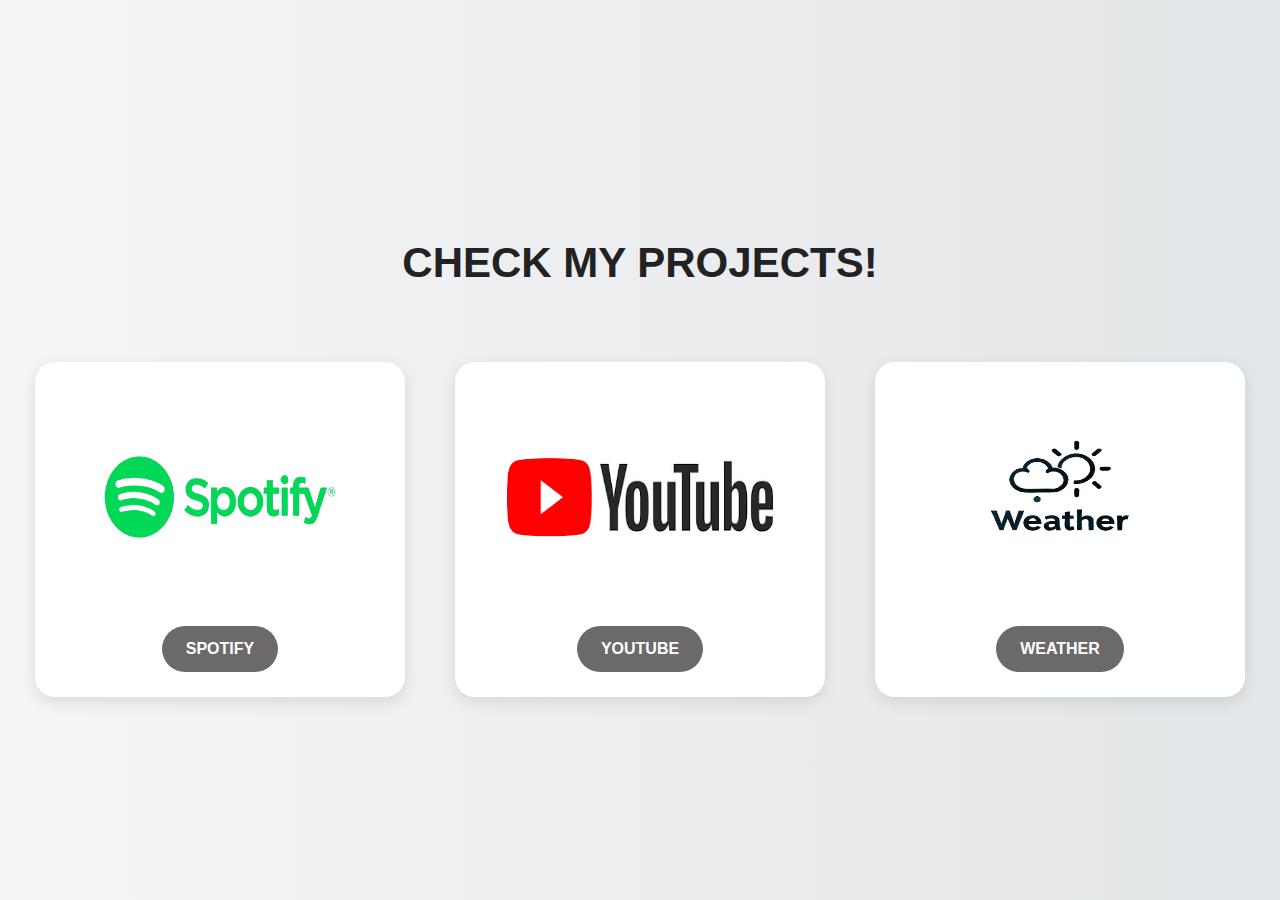
<file: personalProjects.html>
<!DOCTYPE html>
<html lang="en">
<head>
    <meta charset="UTF-8">
    <meta http-equiv="X-UA-Compatible" content="IE=edge">
    <meta name="viewport" content="width=device-width, initial-scale=1.0">
    <link rel="stylesheet" href="Projects.css">
    <link rel="icon" href="myLogo.png" type="image/x-icon">
    <title>Personal Projects</title>
</head>
<body>
    <h1 class="header">CHECK MY PROJECTS!</h1>
    <div class="demos">
        <div class="element">
            <img src="img/spotify.png" alt="spotifyImg">
            <a target="_blank" href="spotify/spotify.html">SPOTIFY</a>
        </div>
        <div class="element">
            <img src="img/youtube.jpg" alt="youtubeImg">
            <a target="_blank" href="youtube/youtube.html">YOUTUBE</a>
        </div>
       <div class="element meteo">
            <img src="img/weather.png" alt="weatherImg">
            <a target="_blank" href="meteo_web/index.html">WEATHER</a>
       </div>
    </div>
</body>
</html>
</file>
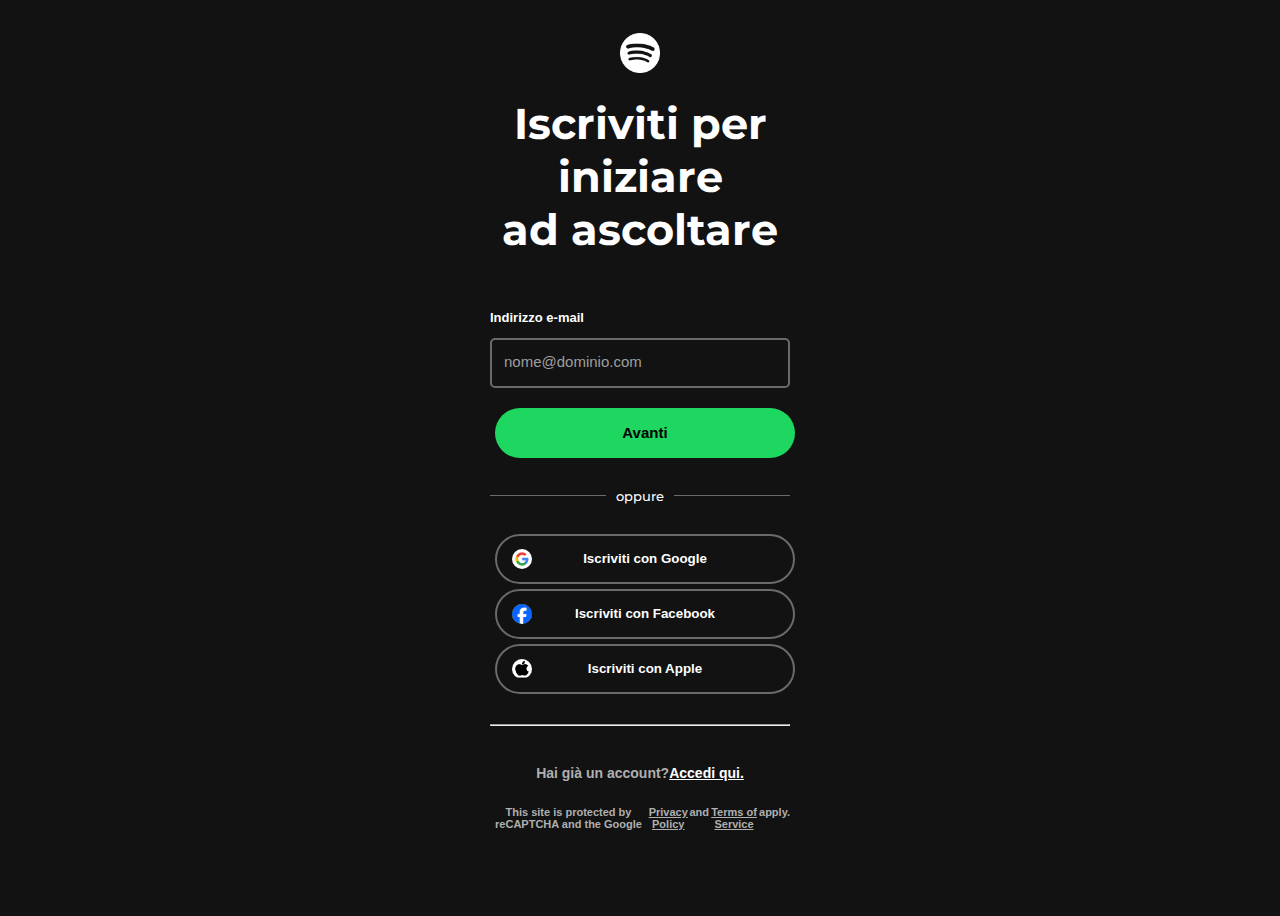
<file: spotify/spotify.html>
<!DOCTYPE html>
<html lang="en">
<head>
    <meta charset="UTF-8">
    <meta name="viewport" content="width=device-width, initial-scale=1.0">
    <link rel="stylesheet" href="spotify.css">
    <link rel="icon" href="myLogo.png" type="image/x-icon">
    <link href="https://fonts.googleapis.com/css2?family=Montserrat:wght@300;400;700&display=swap" rel="stylesheet">
    <title>Iscriti - Spotify</title>
</head>
<body>
 <div class="principale">


            <img  class="logo_princ"  src="img_spotify/spotify_primo.png" >

            <h1>Iscriviti per iniziare <br> ad ascoltare</h1>

            <p>Indirizzo e-mail</p>

            <input id="mail"  type="text" placeholder="nome@dominio.com">

            <button class="avanti">Avanti</button>

            <div class="linea_con_testo">
                <span>oppure</span>
            </div>

            <button class="google">
                <img src="img_spotify/google_body.png" >
                Iscriviti con Google
            </button>
            <button class="facebook">
                <img src="img_spotify/facebook_body.png" >
                Iscriviti con Facebook
            </button>
            <button class="apple">
                <img src="img_spotify/apple_body.jpg" >
                Iscriviti con Apple
            </button>

            <hr class="linea_sotto">
       
            <p class="hai_account">Hai già un account? <span class="accedi">Accedi qui.</span></p>
            <p class="policy">This site is protected by reCAPTCHA and the Google<span class="privacy">Privacy Policy</span> and <span class="privacy">Terms of Service</span> apply.</p>
</div>

</body>
</html>
</file>
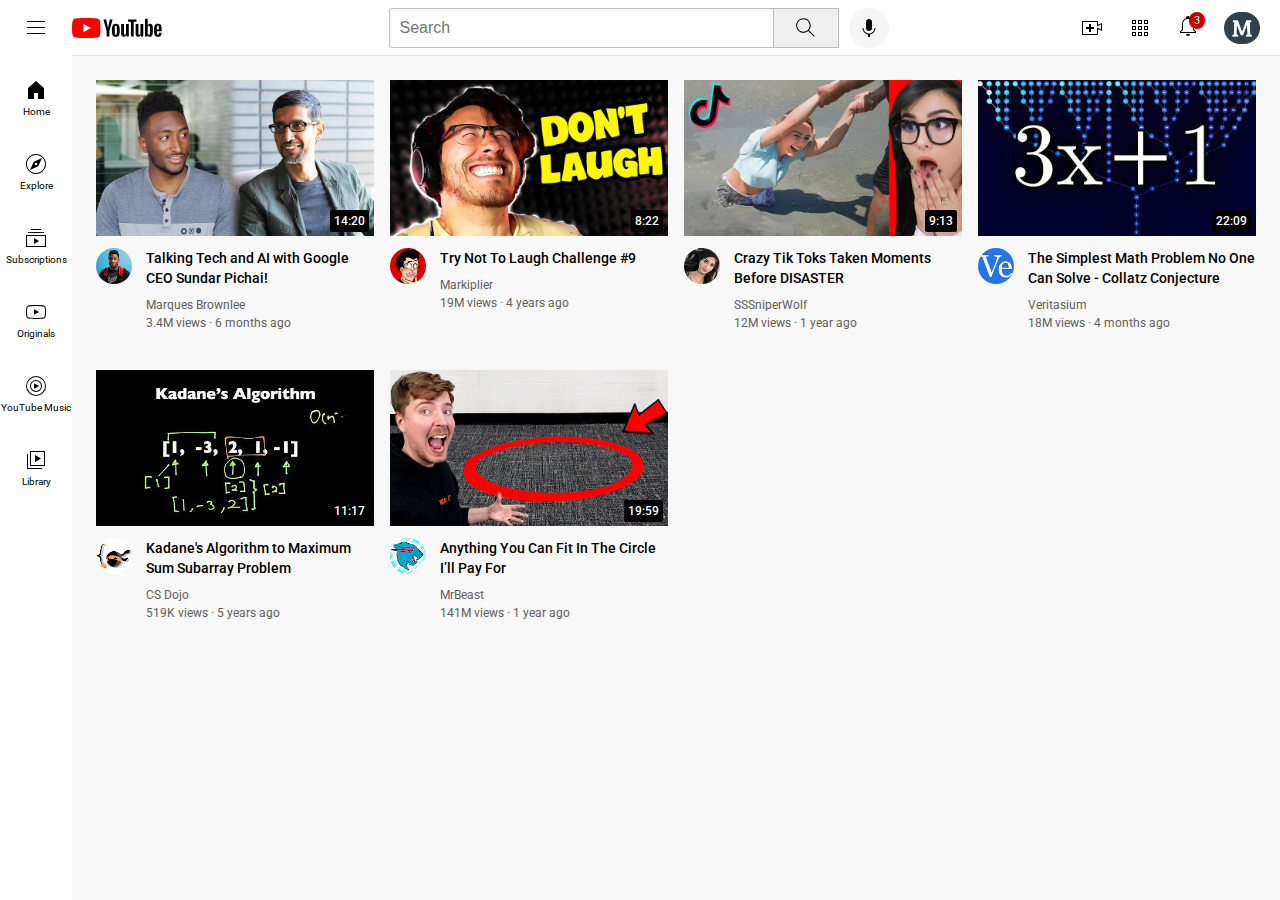
<file: youtube/youtube.html>
<!DOCTYPE html>
<html>
  <head>
    <title>YouTube.com Clone</title>

    <link rel="preconnect" href="https://fonts.googleapis.com">
    <link rel="preconnect" href="https://fonts.gstatic.com" crossorigin>
    <link href="https://fonts.googleapis.com/css2?family=Roboto:wght@400;500;700&display=swap" rel="stylesheet">
    <link rel="icon" href="myLogo.png" type="image/x-icon">
    <link rel="stylesheet" href="styles/general.css">
    <link rel="stylesheet" href="styles/header.css">
    <link rel="stylesheet" href="styles/video.css">
    <link rel="stylesheet" href="styles/sidebar.css">
  </head>
  <body>
    <header class="header">
      <div class="left-section">
        <img class="hamburger-menu" src="icons/hamburger-menu.svg">
        <img class="youtube-logo" src="icons/youtube-logo.svg">
      </div>
      <div class="middle-section">
        <input class="search-bar" type="text" placeholder="Search">
        <button class="search-button">
          <img class="search-icon" src="icons/search.svg">
          <div class="tooltip">Search</div>
        </button>
        <!-- Put position absolute inside position relative -->
        <button class="voice-search-button">
          <img class="voice-search-icon" src="icons/voice-search-icon.svg">
          <div class="tooltip">Search with your voice</div>
        </button>
      </div>
      <div class="right-section">
        <div class="upload-icon-container">
          <img class="upload-icon" src="icons/upload.svg">
          <div class="tooltip">Create</div>
        </div>
        <img class="youtube-apps-icon" src="icons/youtube-apps.svg">
        <div class="notifications-icon-container">
          <img class="notifications-icon" src="icons/notifications.svg">
          <div class="notifications-count">3</div>
        </div>
        <img class="current-user-picture" src="myLogo.png">
      </div>
    </header>

    <nav class="sidebar">
      <div class="sidebar-link">
        <img src="icons/home.svg">
        <div>Home</div>
      </div>
      <div class="sidebar-link">
        <img src="icons/explore.svg">
        <div>Explore</div>
      </div>
      <div class="sidebar-link">
        <img src="icons/subscriptions.svg">
        <div>Subscriptions</div>
      </div>
      <div class="sidebar-link">
        <img src="icons/originals.svg">
        <div>Originals</div>
      </div>
      <div class="sidebar-link">
        <img src="icons/youtube-music.svg">
        <div>YouTube Music</div>
      </div>
      <div class="sidebar-link">
        <img src="icons/library.svg">
        <div>Library</div>
      </div>
    </nav>

    <main>
      <section class="video-grid">
        <div class="video-preview">
          <div class="thumbnail-row">
            <img class="thumbnail" src="thumbnails/thumbnail-1.webp">
            <div class="video-time">14:20</div>
          </div>
          <div class="video-info-grid">
            <div class="channel-picture">
              <img class="profile-picture" src="channel-pictures/channel-1.jpeg">
            </div>
            <div class="video-info">
              <p class="video-title">
                Talking Tech and AI with Google CEO Sundar Pichai!
              </p>
              <p class="video-author">
                Marques Brownlee
              </p>
              <p class="video-stats">
                3.4M views &#183; 6 months ago
              </p>
            </div>
          </div>
        </div>

        <div class="video-preview">
          <div class="thumbnail-row">
            <img class="thumbnail" src="thumbnails/thumbnail-2.webp">
            <div class="video-time">8:22</div>
          </div>
          <div class="video-info-grid">
            <div class="channel-picture">
              <img class="profile-picture" src="channel-pictures/channel-2.jpeg">
            </div>
            <div class="video-info">
              <p class="video-title">
                Try Not To Laugh Challenge #9
              </p>
              <p class="video-author">
                Markiplier
              </p>
              <p class="video-stats">
                19M views &#183; 4 years ago
              </p>
            </div>
          </div>
        </div>

        <div class="video-preview">
          <div class="thumbnail-row">
            <img class="thumbnail" src="thumbnails/thumbnail-3.webp">
            <div class="video-time">9:13</div>
          </div>
          <div class="video-info-grid">
            <div class="channel-picture">
              <img class="profile-picture" src="channel-pictures/channel-3.jpeg">
            </div>
            <div class="video-info">
              <p class="video-title">
                Crazy Tik Toks Taken Moments Before DISASTER
              </p>
              <p class="video-author">
                SSSniperWolf
              </p>
              <p class="video-stats">
                12M views &#183; 1 year ago
              </p>
            </div>
          </div>
        </div>

        <div class="video-preview">
          <div class="thumbnail-row">
            <img class="thumbnail" src="thumbnails/thumbnail-4.webp">
            <div class="video-time">22:09</div>
          </div>
          <div class="video-info-grid">
            <div class="channel-picture">
              <img class="profile-picture" src="channel-pictures/channel-4.jpeg">
            </div>
            <div class="video-info">
              <p class="video-title">
                The Simplest Math Problem No One Can Solve - Collatz Conjecture
              </p>
              <p class="video-author">
                Veritasium
              </p>
              <p class="video-stats">
                18M views &#183; 4 months ago
              </p>
            </div>
          </div>
        </div>

        <div class="video-preview">
          <div class="thumbnail-row">
            <img class="thumbnail" src="thumbnails/thumbnail-5.webp">
            <div class="video-time">11:17</div>
          </div>
          <div class="video-info-grid">
            <div class="channel-picture">
              <img class="profile-picture" src="channel-pictures/channel-5.jpeg">
            </div>
            <div class="video-info">
              <p class="video-title">
                Kadane's Algorithm to Maximum Sum Subarray Problem
              </p>
              <p class="video-author">
                CS Dojo
              </p>
              <p class="video-stats">
                519K views &#183; 5 years ago
              </p>
            </div>
          </div>
        </div>

        <div class="video-preview">
          <div class="thumbnail-row">
            <img class="thumbnail" src="thumbnails/thumbnail-6.webp">
            <div class="video-time">19:59</div>
          </div>
          <div class="video-info-grid">
            <div class="channel-picture">
              <img class="profile-picture" src="channel-pictures/channel-6.jpeg">
            </div>
            <div class="video-info">
              <p class="video-title">
                Anything You Can Fit In The Circle I’ll Pay For
              </p>
              <p class="video-author">
                MrBeast
              </p>
              <p class="video-stats">
                141M views &#183; 1 year ago
              </p>
            </div>
          </div>
        </div>
      </section>
    </main>
  </body>
</html>
</file>
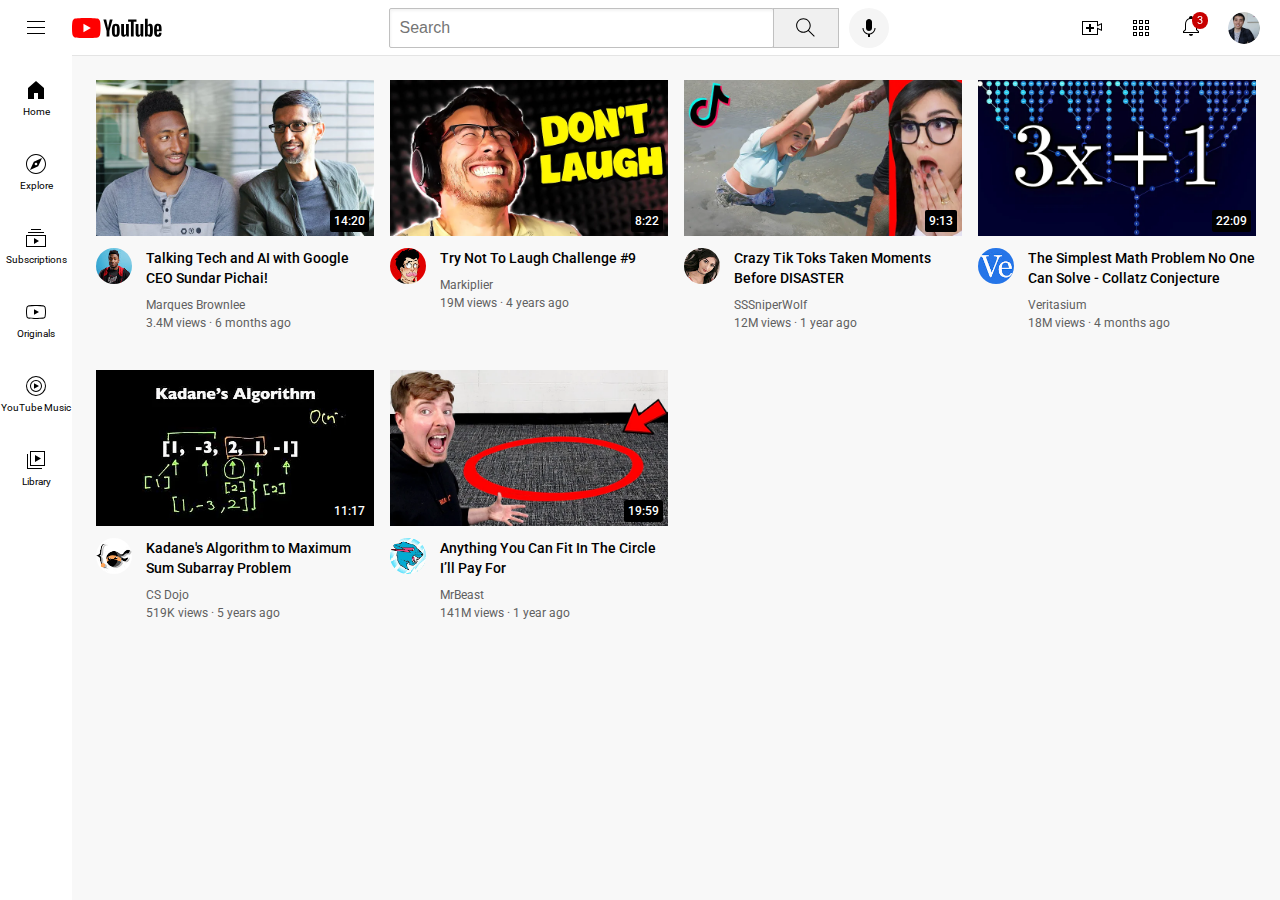
<file: meteo_web/youtube/youtube.html>
<!DOCTYPE html>
<html>
  <head>
    <title>YouTube.com Clone</title>

    <link rel="preconnect" href="https://fonts.googleapis.com">
    <link rel="preconnect" href="https://fonts.gstatic.com" crossorigin>
    <link href="https://fonts.googleapis.com/css2?family=Roboto:wght@400;500;700&display=swap" rel="stylesheet">

    <link rel="stylesheet" href="styles/general.css">
    <link rel="stylesheet" href="styles/header.css">
    <link rel="stylesheet" href="styles/video.css">
    <link rel="stylesheet" href="styles/sidebar.css">
  </head>
  <body>
    <header class="header">
      <div class="left-section">
        <img class="hamburger-menu" src="icons/hamburger-menu.svg">
        <img class="youtube-logo" src="icons/youtube-logo.svg">
      </div>
      <div class="middle-section">
        <input class="search-bar" type="text" placeholder="Search">
        <button class="search-button">
          <img class="search-icon" src="icons/search.svg">
          <div class="tooltip">Search</div>
        </button>
        <!-- Put position absolute inside position relative -->
        <button class="voice-search-button">
          <img class="voice-search-icon" src="icons/voice-search-icon.svg">
          <div class="tooltip">Search with your voice</div>
        </button>
      </div>
      <div class="right-section">
        <div class="upload-icon-container">
          <img class="upload-icon" src="icons/upload.svg">
          <div class="tooltip">Create</div>
        </div>
        <img class="youtube-apps-icon" src="icons/youtube-apps.svg">
        <div class="notifications-icon-container">
          <img class="notifications-icon" src="icons/notifications.svg">
          <div class="notifications-count">3</div>
        </div>
        <img class="current-user-picture" src="channel-pictures/my-channel.jpeg">
      </div>
    </header>

    <nav class="sidebar">
      <div class="sidebar-link">
        <img src="icons/home.svg">
        <div>Home</div>
      </div>
      <div class="sidebar-link">
        <img src="icons/explore.svg">
        <div>Explore</div>
      </div>
      <div class="sidebar-link">
        <img src="icons/subscriptions.svg">
        <div>Subscriptions</div>
      </div>
      <div class="sidebar-link">
        <img src="icons/originals.svg">
        <div>Originals</div>
      </div>
      <div class="sidebar-link">
        <img src="icons/youtube-music.svg">
        <div>YouTube Music</div>
      </div>
      <div class="sidebar-link">
        <img src="icons/library.svg">
        <div>Library</div>
      </div>
    </nav>

    <main>
      <section class="video-grid">
        <div class="video-preview">
          <div class="thumbnail-row">
            <img class="thumbnail" src="thumbnails/thumbnail-1.webp">
            <div class="video-time">14:20</div>
          </div>
          <div class="video-info-grid">
            <div class="channel-picture">
              <img class="profile-picture" src="channel-pictures/channel-1.jpeg">
            </div>
            <div class="video-info">
              <p class="video-title">
                Talking Tech and AI with Google CEO Sundar Pichai!
              </p>
              <p class="video-author">
                Marques Brownlee
              </p>
              <p class="video-stats">
                3.4M views &#183; 6 months ago
              </p>
            </div>
          </div>
        </div>

        <div class="video-preview">
          <div class="thumbnail-row">
            <img class="thumbnail" src="thumbnails/thumbnail-2.webp">
            <div class="video-time">8:22</div>
          </div>
          <div class="video-info-grid">
            <div class="channel-picture">
              <img class="profile-picture" src="channel-pictures/channel-2.jpeg">
            </div>
            <div class="video-info">
              <p class="video-title">
                Try Not To Laugh Challenge #9
              </p>
              <p class="video-author">
                Markiplier
              </p>
              <p class="video-stats">
                19M views &#183; 4 years ago
              </p>
            </div>
          </div>
        </div>

        <div class="video-preview">
          <div class="thumbnail-row">
            <img class="thumbnail" src="thumbnails/thumbnail-3.webp">
            <div class="video-time">9:13</div>
          </div>
          <div class="video-info-grid">
            <div class="channel-picture">
              <img class="profile-picture" src="channel-pictures/channel-3.jpeg">
            </div>
            <div class="video-info">
              <p class="video-title">
                Crazy Tik Toks Taken Moments Before DISASTER
              </p>
              <p class="video-author">
                SSSniperWolf
              </p>
              <p class="video-stats">
                12M views &#183; 1 year ago
              </p>
            </div>
          </div>
        </div>

        <div class="video-preview">
          <div class="thumbnail-row">
            <img class="thumbnail" src="thumbnails/thumbnail-4.webp">
            <div class="video-time">22:09</div>
          </div>
          <div class="video-info-grid">
            <div class="channel-picture">
              <img class="profile-picture" src="channel-pictures/channel-4.jpeg">
            </div>
            <div class="video-info">
              <p class="video-title">
                The Simplest Math Problem No One Can Solve - Collatz Conjecture
              </p>
              <p class="video-author">
                Veritasium
              </p>
              <p class="video-stats">
                18M views &#183; 4 months ago
              </p>
            </div>
          </div>
        </div>

        <div class="video-preview">
          <div class="thumbnail-row">
            <img class="thumbnail" src="thumbnails/thumbnail-5.webp">
            <div class="video-time">11:17</div>
          </div>
          <div class="video-info-grid">
            <div class="channel-picture">
              <img class="profile-picture" src="channel-pictures/channel-5.jpeg">
            </div>
            <div class="video-info">
              <p class="video-title">
                Kadane's Algorithm to Maximum Sum Subarray Problem
              </p>
              <p class="video-author">
                CS Dojo
              </p>
              <p class="video-stats">
                519K views &#183; 5 years ago
              </p>
            </div>
          </div>
        </div>

        <div class="video-preview">
          <div class="thumbnail-row">
            <img class="thumbnail" src="thumbnails/thumbnail-6.webp">
            <div class="video-time">19:59</div>
          </div>
          <div class="video-info-grid">
            <div class="channel-picture">
              <img class="profile-picture" src="channel-pictures/channel-6.jpeg">
            </div>
            <div class="video-info">
              <p class="video-title">
                Anything You Can Fit In The Circle I’ll Pay For
              </p>
              <p class="video-author">
                MrBeast
              </p>
              <p class="video-stats">
                141M views &#183; 1 year ago
              </p>
            </div>
          </div>
        </div>
      </section>
    </main>
  </body>
</html>
</file>
<file: Projects.css>
body {
    font-family: 'Poppins', sans-serif;
    background: linear-gradient(to right, #f5f5f5, #e3e6e8);
    color: #333;
    margin: 0;
    padding: 0;
    display: flex;
    flex-direction: column;
    justify-content: center;
    min-height: 100vh;
}
h1 {
    margin-top: 50px;
    margin-bottom: 60px;
    text-align: center;
    font-family: 'Montserrat', sans-serif;
    font-size: 42px;
    color: #222;
    font-weight: bold;
    text-transform: uppercase;
}
.container {
    max-width: 1100px;
    margin: auto;
    padding: 20px;
    display: flex;
    flex-direction: column;
    justify-content: center;
    align-items: center;
    min-height: 80vh;
}
.demos {
    display: flex;
    flex-wrap: wrap;
    justify-content: center;
    align-items: center;
    gap: 20px;
}
.element {
    background: #ffffff;
    padding: 25px;
    border-radius: 20px;
    box-shadow: 0 5px 15px rgba(0, 0, 0, 0.1);
    transition: all 0.3s ease-in-out;
    max-width: 320px;
    text-align: center;
    margin: 15px;
    overflow: hidden;
}

.element img {
    max-width: 100%;
    height: 220px;
    border-radius: 10px;
    transition: transform 0.3s ease-in-out;
}
.element:hover img {
    transform: scale(1.05);
}
.element:hover {
    transform: translateY(-10px);
    box-shadow: 0 10px 20px rgba(0, 0, 0, 0.2);
}
.demos a {
    display: inline-block;
    padding: 14px 24px;
    margin-top: 15px;
   background-color: #6b6969;
    color: white;
    text-decoration: none;
    border-radius: 30px;
    font-weight: bold;
    transition: all 0.3s ease-in-out;
}
.demos a:hover {
    transform: scale(1.3);
}
.meteo img{
    width: 270px;
}
/* Media Queries */
@media (max-width: 1024px) {
    .container {
        padding: 15px;
    }
    h1 {
        font-size: 38px;
    }
    .element {
        max-width: 270px;
    }
}
@media (max-width: 768px) {
    .demos {
        flex-direction: column;
        align-items: center;
    }
    .element {
        max-width: 90%;
    }
    h1 {
        font-size: 32px;
    }
}
@media (max-width: 480px) {
    h1 {
        font-size: 28px;
        margin-bottom: 50px;
    }
    .element {
        max-width: 100%;
        padding: 20px;
    }
    .demos a {
        padding: 12px 22px;
    }
}
</file>
<file: spotify/spotify.css>
body {
    background-color: rgb(18, 18, 18);
    display: flex;
    justify-content: center;
    align-items: center; /* Aggiungi questa linea per centrare anche verticalmente */
    text-align: center;
    height: 100vh;
}



.principale{
    padding-top: 32px  0px 24px;
    height: 100vh;
    width: 300px;
    font-family: 'Montserrat', sans-serif;
}

.logo_princ{
    height: 40px;
    padding-top: 20px;    
}
    
p{
    color: white;
    padding-top: 25px;
    font-weight: 700;
    font-family: sans-serif;
    font-size: 13px;
    display: flex;
    justify-content: flex-start;
}

h1{
    margin-top: 10px;
    color: white;
    font-weight: 700px;
    font-size: 43px;
}
.avanti{
    display: inline-block;
    width: 100%;
    background-color: #1ED760;
    color: rgb(0, 0, 0);
    border: none;
    border-radius: 40px;
    height: 50px;
    font-size: 15px;
    font-weight: bold;
    margin-bottom: 20px;
}

.avanti:hover{
    cursor: pointer;
}

input{
    width: 100%;
    border-width: 2px;
    height: 50px;
    border-color: rgba(188, 188, 188, 0.523);
    border-radius: 5px;
    border-style: solid;
    background-color: transparent;
    box-sizing: border-box;
    margin-bottom: 15px;
    color: white;
    
}


input::placeholder{
    padding-left: 10px;
    font-weight: 500;
    font-size: 15px;
    color: rgb(159, 159, 159);
}

#email:focus {
    border-color: #4CAF50; 
  }

.linea_con_testo {
    display: flex;
    align-items: center;
    text-align: center;
    margin: 20px;
    color: rgb(255, 255, 255);
    margin: 0;
    margin-bottom: 20px;
}

.linea_con_testo::before,
.linea_con_testo::after {
    content: "";
    flex: 1;
    border-bottom: 1px solid rgba(188, 188, 188, 0.523); 
  

}

.linea_con_testo span {
    font-size: 13px;
    font-weight:500 ;
    padding: 10px; 
}

button {
    border-color: rgba(188, 188, 188, 0.523);
    border-style: solid;
    width: 100%;
    display: flex;
    align-items: center; 
    justify-content: center;
    background-color: transparent;
    color: white;
    border-radius: 25px;
    font-weight: bold;
    height: 50px;
    margin: 5px;
    position: relative; 
    padding: 10px;
    font-weight: 800;
    border-width: 2px;
}

button img {
    width: 20px; 
    height: 20px;
    border-radius: 50%; 
    position: absolute;
    left: 15px; /* Sposta l'immagine a sinistra */
}

button span {
    flex: 1; 
    text-align: center;
}
 

.logo_princ{
    padding-top: 25px;
    padding-bottom: 10px;
}

button:hover{
    cursor: pointer;
    border-color: white;
}

button.avanti:hover{
    background-color: #61d188;

}

.linea_sotto{
    margin-top: 30px;
}

.hai_account{
    justify-content: center;
    font-size: 14px;
    color: rgb(175, 175, 175);
    margin-bottom: 0;
}

.accedi{
    color: white;
   text-decoration: underline;
}

.policy{
    font-size: 11px;
   justify-content: center;
    color: rgb(175, 175, 175) ;
    margin-top: 0;
    padding-bottom: 30px;
    display: flex;
}

.privacy, .terms{
    text-decoration: underline;
}

span{
    margin: 0;
}

.hai_account, .privacy:hover{
    cursor: pointer;
}
</file>
<file: youtube/styles/general.css>
p {
  margin-top: 0;
  margin-bottom: 0;
}

body {
  /* This style below will be inherited */
  font-family: Roboto, Arial;
  margin: 0;
  padding-top: 80px;
  padding-left: 96px;
  padding-right: 24px;
  background-color: rgb(248, 248, 248);
}
</file>
<file: youtube/styles/header.css>
.header {
  height: 55px;

  display: flex;
  flex-direction: row;
  justify-content: space-between;

  position: fixed;
  top: 0;
  left: 0;
  right: 0;
  z-index: 100;

  background-color: white;
  border-bottom-width: 1px;
  border-bottom-style: solid;
  border-bottom-color: rgb(228, 228, 228);
}

.left-section {
  display: flex;
  align-items: center;
}

.hamburger-menu {
  height: 24px;
  margin-left: 24px;
  margin-right: 24px;
}

.youtube-logo {
  height: 20px;
}

.middle-section {
  flex: 1;
  margin-left: 70px;
  margin-right: 35px;
  max-width: 500px;
  display: flex;
  align-items: center;
}

.search-bar {
  flex: 1;
  height: 36px;
  padding-left: 10px;
  font-size: 16px;
  border: 1px solid rgb(192, 192, 192);
  border-radius: 2px;
  box-shadow: inset 1px 2px 3px rgba(0, 0, 0, 0.05);
  width: 0;
}

.search-bar::placeholder {
  font-size: 16px;
}

.search-button {
  height: 40px;
  width: 66px;
  background-color: rgb(240, 240, 240);
  border-width: 1px;
  border-style: solid;
  border-color: rgb(192, 192, 192);
  margin-left: -1px;
  margin-right: 10px;
}

.search-button,
.voice-search-button,
.upload-icon-container {
  display: flex;
  justify-content: center;
  align-items: center;
  position: relative;
}

.search-button .tooltip,
.voice-search-button .tooltip,
.upload-icon-container .tooltip {
  position: absolute;
  background-color: gray;
  color: white;
  padding-top: 4px;
  padding-bottom: 4px;
  padding-left: 8px;
  padding-right: 8px;
  border-radius: 2px;
  font-size: 12px;
  bottom: -30px;
  opacity: 0;
  transition: opacity 0.15s;
  pointer-events: none;
  white-space: nowrap;
}

.search-button:hover .tooltip,
.voice-search-button:hover .tooltip,
.upload-icon-container:hover .tooltip {
  opacity: 1;
}

.search-icon {
  height: 25px;
}

.voice-search-button {
  height: 40px;
  width: 40px;
  border-radius: 20px;
  border: none;
  background-color: rgb(245, 245, 245);
}

.voice-search-icon {
  height: 24px;
}

.right-section {
  width: 180px;
  margin-right: 20px;
  display: flex;
  align-items: center;
  justify-content: space-between;
  flex-shrink: 0;
}

.upload-icon {
  height: 24px;
}

.youtube-apps-icon {
  height: 24px;
}

.notifications-icon {
  height: 24px;
}

.notifications-icon-container {
  position: relative;
}

.notifications-count {
  position: absolute;
  top: -2px;
  right: -5px;
  background-color: rgb(200, 0, 0);
  color: white;
  font-size: 11px;
  padding-left: 5px;
  padding-right: 5px;
  padding-top: 2px;
  padding-bottom: 2px;
  border-radius: 10px;
}

.current-user-picture {
  height: 32px;
  border-radius: 16px;
}
</file>
<file: youtube/styles/video.css>
.thumbnail {
  width: 100%;
}

.video-title {
  margin-top: 0;
  font-size: 14px;
  font-weight: 500;
  line-height: 20px;
  margin-bottom: 10px;
}

.video-info-grid {
  display: grid;
  grid-template-columns: 50px 1fr;
}

.profile-picture {
  width: 36px;
  border-radius: 50px;
}

.thumbnail-row {
  margin-bottom: 8px;
  position: relative;
}

.video-author,
.video-stats {
  font-size: 12px;
  color: rgb(96, 96, 96);
}

.video-author {
  margin-bottom: 4px;
}

.video-grid {
  display: grid;
  grid-template-columns: 1fr 1fr 1fr;
  column-gap: 16px;
  row-gap: 40px;
}

@media (max-width: 750px) {
  .video-grid {
    grid-template-columns: 1fr 1fr;
  }
}

@media (min-width: 751px) and (max-width: 999px) {
  .video-grid {
    grid-template-columns: 1fr 1fr 1fr;
  }
}

@media (min-width: 1000px) {
  .video-grid {
    grid-template-columns: 1fr 1fr 1fr 1fr;
  }
}

.video-time {
  font-size: 12px;
  font-weight: 500;
  padding: 4px;
  border-radius: 2px;
  background-color: black;
  color: white;
  position: absolute;
  bottom: 8px;
  right: 5px;
}
</file>
<file: youtube/styles/sidebar.css>
.sidebar {
  position: fixed;
  left: 0;
  bottom: 0;
  top: 55px;
  background-color: white;
  width: 72px;
  z-index: 200;
  padding-top: 5px;
}

.sidebar-link {
  height: 74px;
  display: flex;
  justify-content: center;
  align-items: center;
  flex-direction: column;
  cursor: pointer;
}

.sidebar-link:hover {
  background-color: rgb(235, 235, 235);
}

.sidebar-link img {
  height: 24px;
  margin-bottom: 4px;
}

.sidebar-link div {
  font-size: 10px;
}
</file>
<file: meteo_web/youtube/styles/general.css>
p {
  margin-top: 0;
  margin-bottom: 0;
}

body {
  /* This style below will be inherited */
  font-family: Roboto, Arial;
  margin: 0;
  padding-top: 80px;
  padding-left: 96px;
  padding-right: 24px;
  background-color: rgb(248, 248, 248);
}
</file>
<file: meteo_web/youtube/styles/header.css>
.header {
  height: 55px;

  display: flex;
  flex-direction: row;
  justify-content: space-between;

  position: fixed;
  top: 0;
  left: 0;
  right: 0;
  z-index: 100;

  background-color: white;
  border-bottom-width: 1px;
  border-bottom-style: solid;
  border-bottom-color: rgb(228, 228, 228);
}

.left-section {
  display: flex;
  align-items: center;
}

.hamburger-menu {
  height: 24px;
  margin-left: 24px;
  margin-right: 24px;
}

.youtube-logo {
  height: 20px;
}

.middle-section {
  flex: 1;
  margin-left: 70px;
  margin-right: 35px;
  max-width: 500px;
  display: flex;
  align-items: center;
}

.search-bar {
  flex: 1;
  height: 36px;
  padding-left: 10px;
  font-size: 16px;
  border: 1px solid rgb(192, 192, 192);
  border-radius: 2px;
  box-shadow: inset 1px 2px 3px rgba(0, 0, 0, 0.05);
  width: 0;
}

.search-bar::placeholder {
  font-size: 16px;
}

.search-button {
  height: 40px;
  width: 66px;
  background-color: rgb(240, 240, 240);
  border-width: 1px;
  border-style: solid;
  border-color: rgb(192, 192, 192);
  margin-left: -1px;
  margin-right: 10px;
}

.search-button,
.voice-search-button,
.upload-icon-container {
  display: flex;
  justify-content: center;
  align-items: center;
  position: relative;
}

.search-button .tooltip,
.voice-search-button .tooltip,
.upload-icon-container .tooltip {
  position: absolute;
  background-color: gray;
  color: white;
  padding-top: 4px;
  padding-bottom: 4px;
  padding-left: 8px;
  padding-right: 8px;
  border-radius: 2px;
  font-size: 12px;
  bottom: -30px;
  opacity: 0;
  transition: opacity 0.15s;
  pointer-events: none;
  white-space: nowrap;
}

.search-button:hover .tooltip,
.voice-search-button:hover .tooltip,
.upload-icon-container:hover .tooltip {
  opacity: 1;
}

.search-icon {
  height: 25px;
}

.voice-search-button {
  height: 40px;
  width: 40px;
  border-radius: 20px;
  border: none;
  background-color: rgb(245, 245, 245);
}

.voice-search-icon {
  height: 24px;
}

.right-section {
  width: 180px;
  margin-right: 20px;
  display: flex;
  align-items: center;
  justify-content: space-between;
  flex-shrink: 0;
}

.upload-icon {
  height: 24px;
}

.youtube-apps-icon {
  height: 24px;
}

.notifications-icon {
  height: 24px;
}

.notifications-icon-container {
  position: relative;
}

.notifications-count {
  position: absolute;
  top: -2px;
  right: -5px;
  background-color: rgb(200, 0, 0);
  color: white;
  font-size: 11px;
  padding-left: 5px;
  padding-right: 5px;
  padding-top: 2px;
  padding-bottom: 2px;
  border-radius: 10px;
}

.current-user-picture {
  height: 32px;
  border-radius: 16px;
}
</file>
<file: meteo_web/youtube/styles/video.css>
.thumbnail {
  width: 100%;
}

.video-title {
  margin-top: 0;
  font-size: 14px;
  font-weight: 500;
  line-height: 20px;
  margin-bottom: 10px;
}

.video-info-grid {
  display: grid;
  grid-template-columns: 50px 1fr;
}

.profile-picture {
  width: 36px;
  border-radius: 50px;
}

.thumbnail-row {
  margin-bottom: 8px;
  position: relative;
}

.video-author,
.video-stats {
  font-size: 12px;
  color: rgb(96, 96, 96);
}

.video-author {
  margin-bottom: 4px;
}

.video-grid {
  display: grid;
  grid-template-columns: 1fr 1fr 1fr;
  column-gap: 16px;
  row-gap: 40px;
}

@media (max-width: 750px) {
  .video-grid {
    grid-template-columns: 1fr 1fr;
  }
}

@media (min-width: 751px) and (max-width: 999px) {
  .video-grid {
    grid-template-columns: 1fr 1fr 1fr;
  }
}

@media (min-width: 1000px) {
  .video-grid {
    grid-template-columns: 1fr 1fr 1fr 1fr;
  }
}

.video-time {
  font-size: 12px;
  font-weight: 500;
  padding: 4px;
  border-radius: 2px;
  background-color: black;
  color: white;
  position: absolute;
  bottom: 8px;
  right: 5px;
}
</file>
<file: meteo_web/youtube/styles/sidebar.css>
.sidebar {
  position: fixed;
  left: 0;
  bottom: 0;
  top: 55px;
  background-color: white;
  width: 72px;
  z-index: 200;
  padding-top: 5px;
}

.sidebar-link {
  height: 74px;
  display: flex;
  justify-content: center;
  align-items: center;
  flex-direction: column;
  cursor: pointer;
}

.sidebar-link:hover {
  background-color: rgb(235, 235, 235);
}

.sidebar-link img {
  height: 24px;
  margin-bottom: 4px;
}

.sidebar-link div {
  font-size: 10px;
}
</file>
